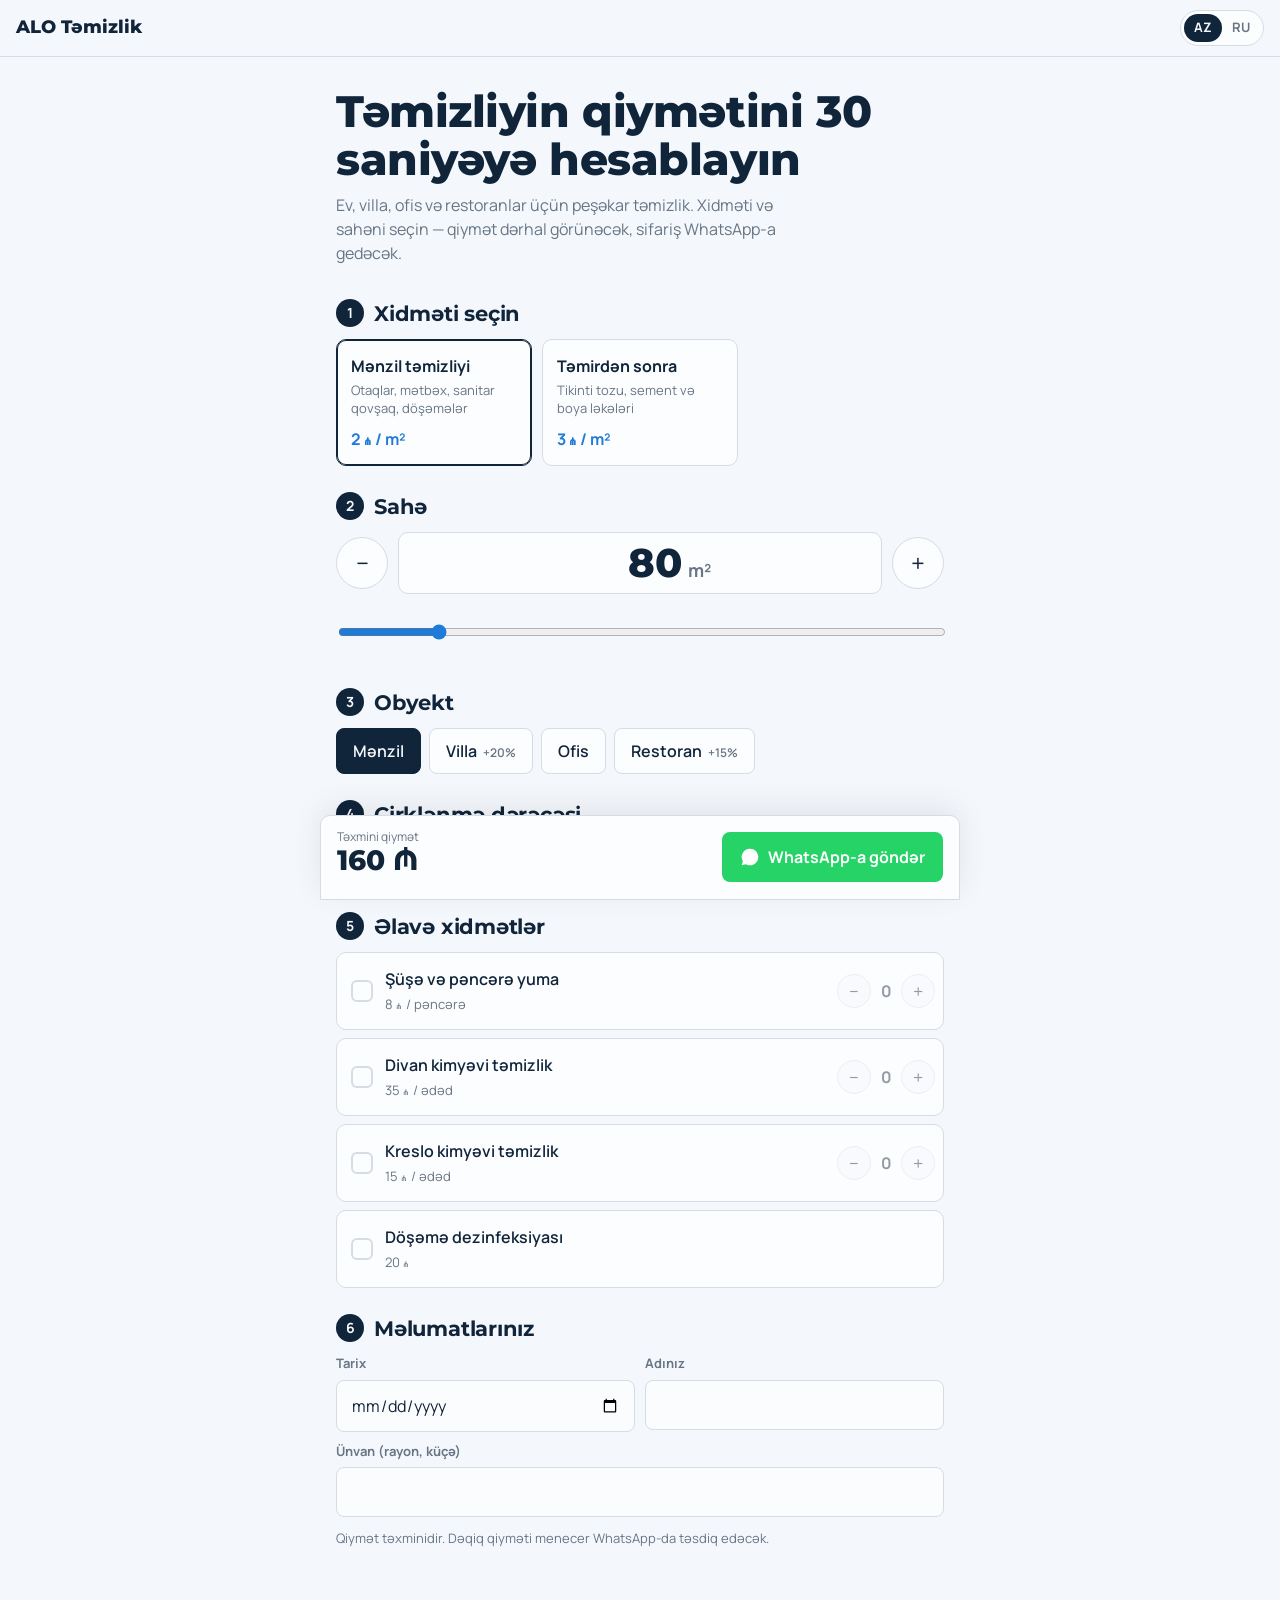
<file: alo/index.html>
<!DOCTYPE html>
<html lang="az">
<head>
  <meta charset="UTF-8">
  <meta name="viewport" content="width=device-width, initial-scale=1.0, viewport-fit=cover">
  <title></title>
  <link rel="manifest" href="manifest.json">
  <meta name="theme-color" content="#F3ECE4">
  <link rel="apple-touch-icon" href="images/icon-192.png">
  <meta name="apple-mobile-web-app-capable" content="yes">
  <link rel="preconnect" href="https://fonts.googleapis.com">
  <link rel="preconnect" href="https://fonts.gstatic.com" crossorigin>
  <link id="font-link" rel="stylesheet" href="">
  <link rel="stylesheet" href="core.css">
  <link rel="stylesheet" href="style.css">
</head>
<body>
  <!-- Шаблон «Калькулятор услуг»: услуга × площадь × коэффициенты + доп. услуги → заявка в WhatsApp -->
  <header class="c-top">
    <div class="c-brand"><img data-company-logo alt=""><span data-company-name></span></div>
    <div class="lang" data-lang-switch></div>
  </header>

  <main class="c-wrap">
    <section class="c-hero">
      <h1 id="c-title"></h1>
      <p id="c-lead"></p>
    </section>

    <section class="c-block">
      <h2><span class="c-n">1</span><span data-i18n="cService"></span></h2>
      <div class="c-services" id="c-services"></div>
    </section>

    <section class="c-block">
      <h2><span class="c-n">2</span><span id="c-area-title"></span></h2>
      <div class="c-area">
        <button type="button" class="c-step" data-area="-5" aria-label="−">−</button>
        <label class="c-area-num"><input id="c-area" type="number" inputmode="numeric" min="1"><span id="c-unit"></span></label>
        <button type="button" class="c-step" data-area="5" aria-label="+">+</button>
      </div>
      <input id="c-range" type="range" min="10" max="300" step="1">
    </section>

    <div id="c-mods"></div>

    <section class="c-block" id="c-extras-block">
      <h2><span class="c-n" id="c-extras-n">4</span><span data-i18n="cExtras"></span></h2>
      <div class="c-extras" id="c-extras"></div>
    </section>

    <section class="c-block">
      <h2><span class="c-n" id="c-details-n">5</span><span data-i18n="cDetails"></span></h2>
      <div class="c-fields">
        <label class="c-field"><span data-i18n="date"></span><input type="date" id="c-date"></label>
        <label class="c-field"><span data-i18n="name"></span><input id="c-name" autocomplete="given-name"></label>
        <label class="c-field c-wide"><span data-i18n="cAddress"></span><input id="c-address" autocomplete="street-address"></label>
      </div>
      <p class="c-note" data-i18n="cNote"></p>
    </section>
  </main>

  <div class="c-bar">
    <div><small data-i18n="total"></small><strong id="c-total"></strong><span class="c-breakdown" id="c-breakdown"></span></div>
    <button type="button" class="btn-wa" id="c-send"><span data-i18n="send"></span></button>
  </div>
  <p class="c-error" id="c-error" role="alert"></p>

  <script src="config.js"></script>
  <script src="core.js"></script>
  <script src="app.js"></script>
</body>
</html>
</file>
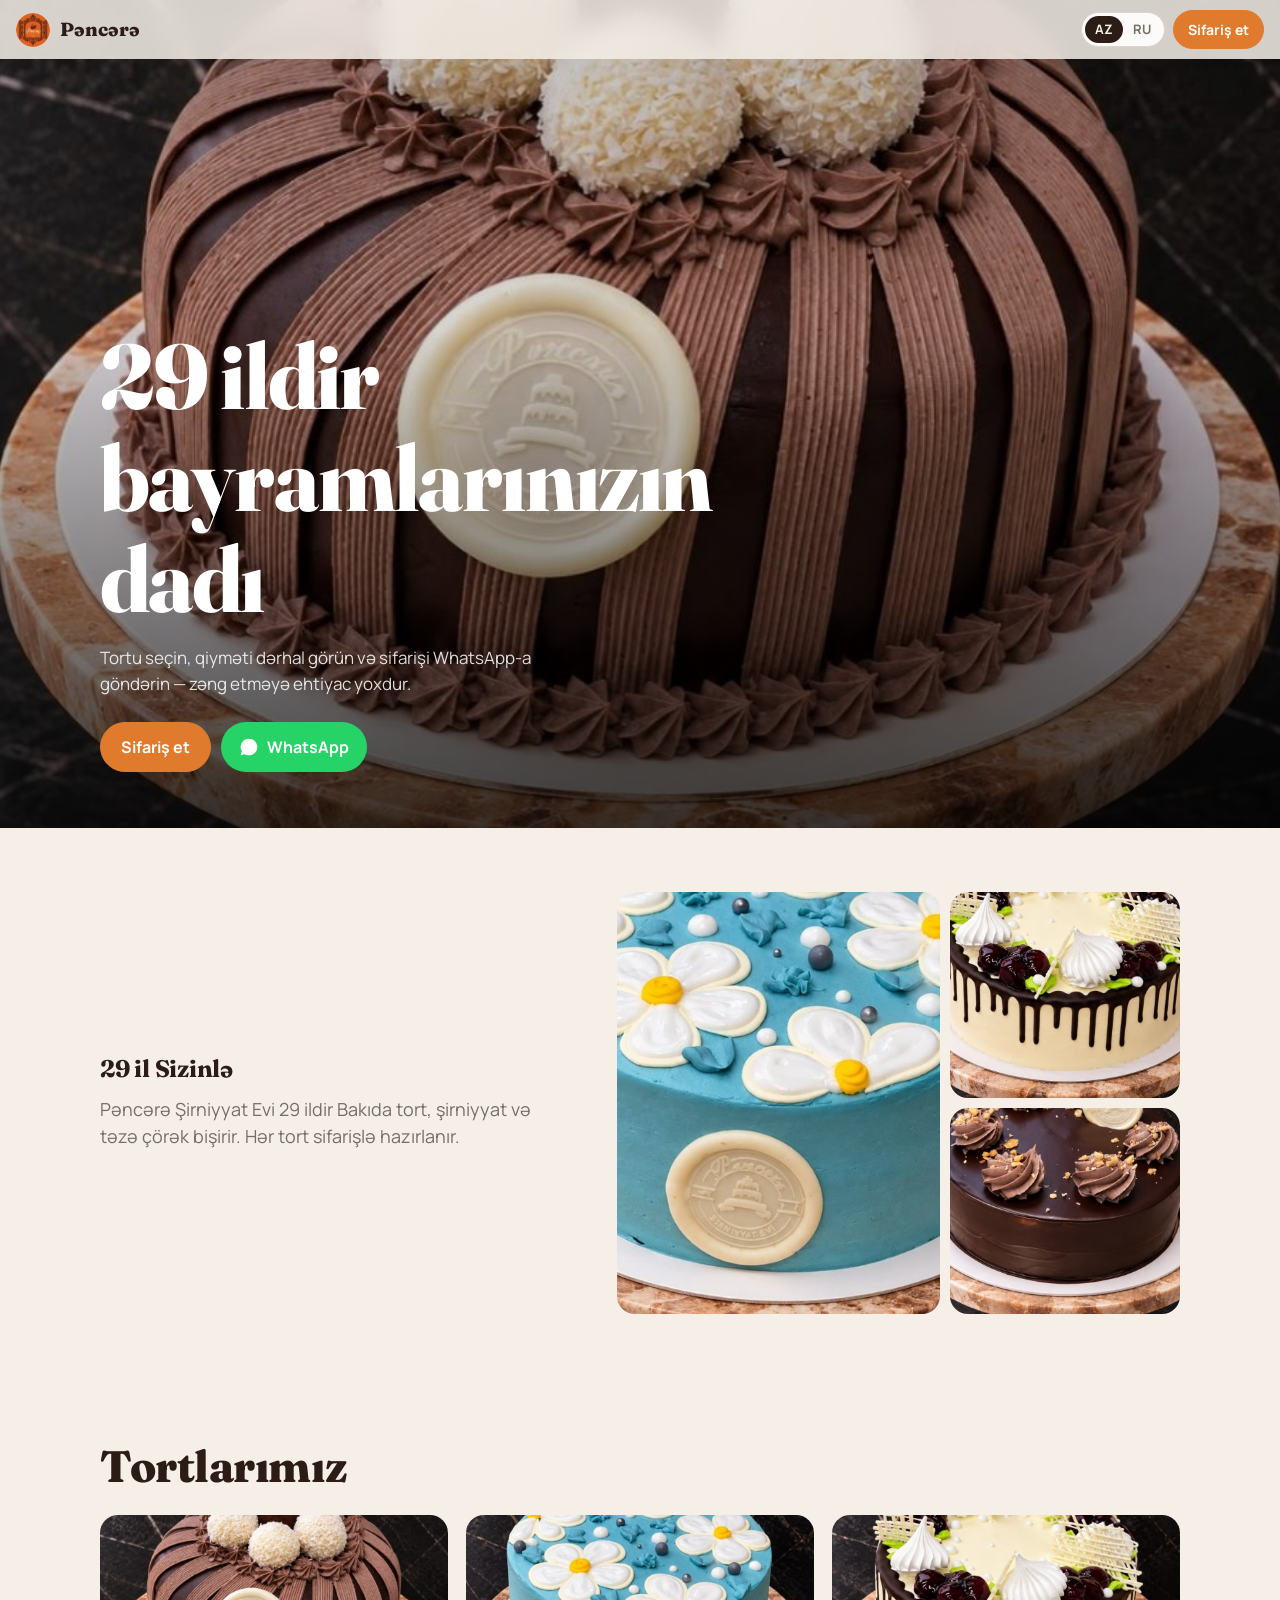
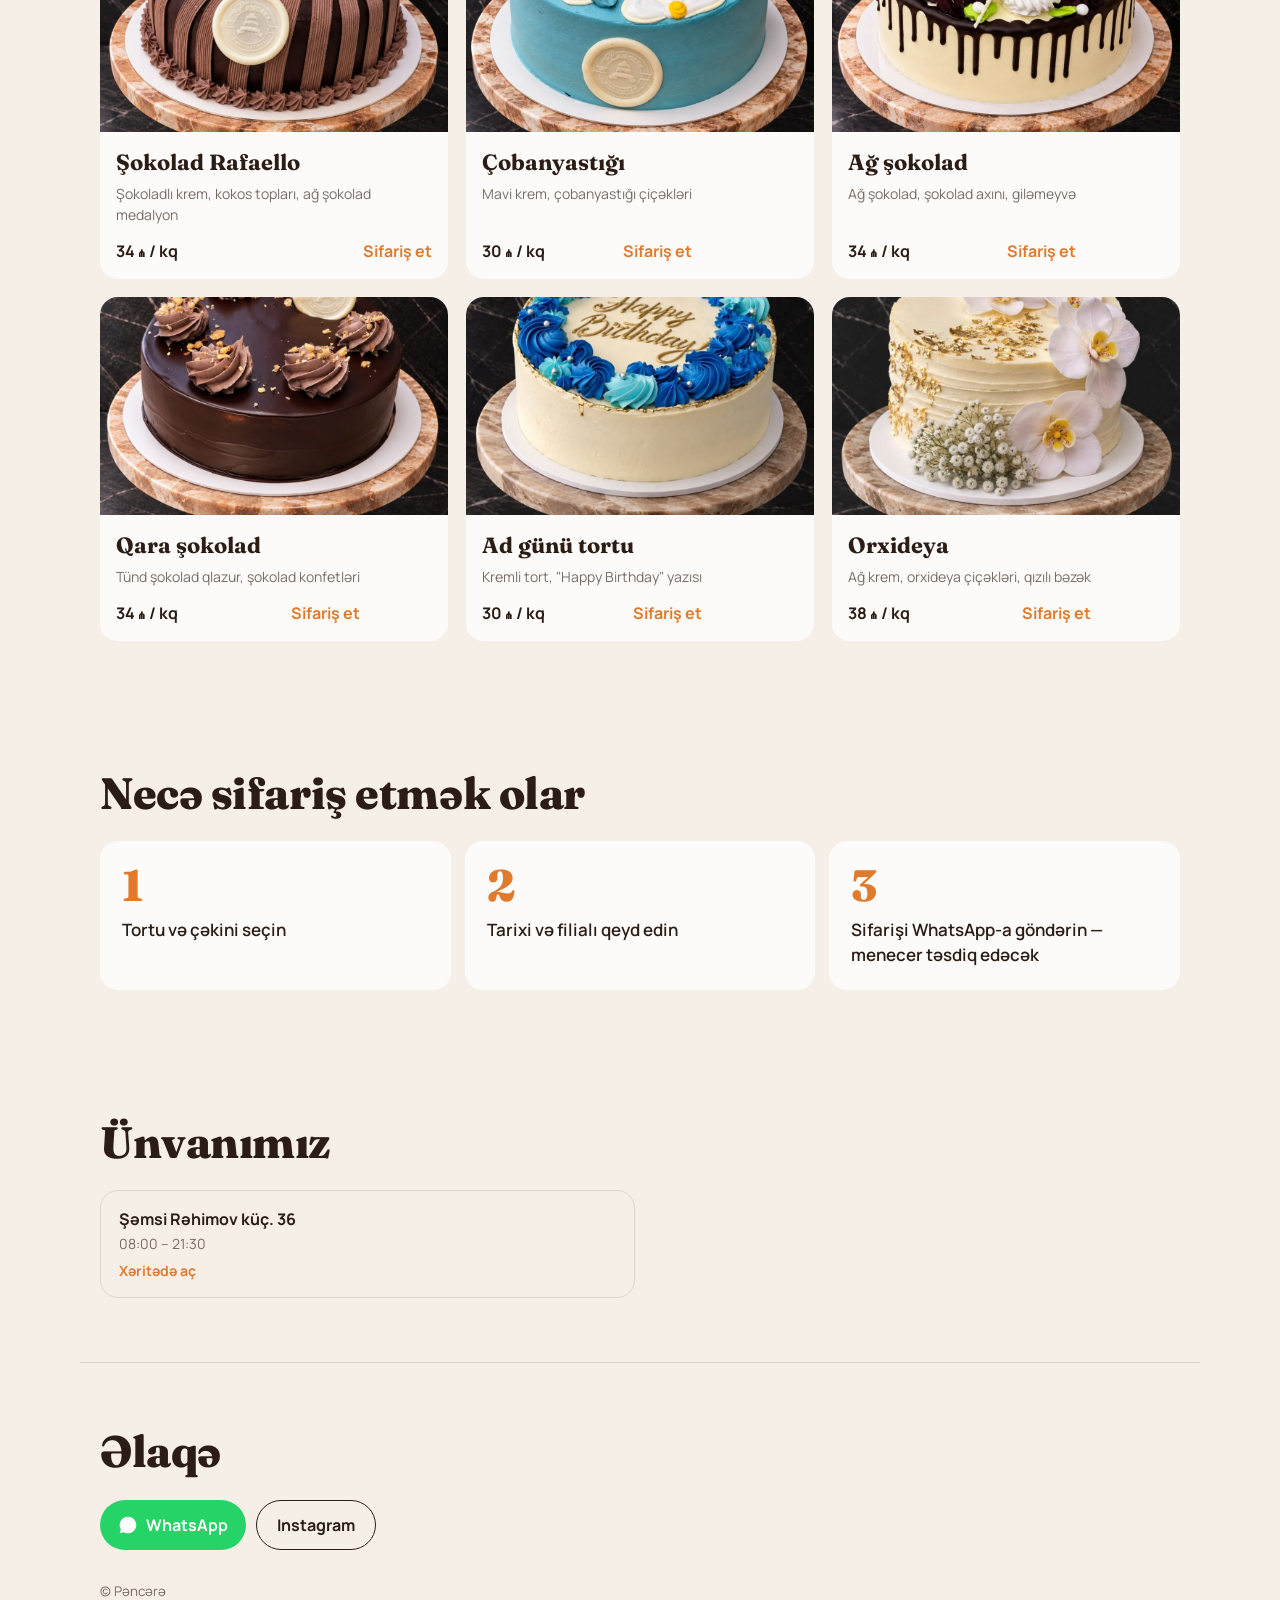
<file: pencere/index.html>
<!DOCTYPE html>
<html lang="az">
<head>
  <meta charset="UTF-8">
  <meta name="viewport" content="width=device-width, initial-scale=1.0, viewport-fit=cover">
  <title></title>
  <link rel="manifest" href="manifest.json">
  <meta name="theme-color" content="#F3ECE4">
  <link rel="apple-touch-icon" href="images/icon-192.png">
  <meta name="apple-mobile-web-app-capable" content="yes">
  <link rel="preconnect" href="https://fonts.googleapis.com">
  <link rel="preconnect" href="https://fonts.gstatic.com" crossorigin>
  <link id="font-link" rel="stylesheet" href="">
  <link rel="stylesheet" href="core.css">
  <link rel="stylesheet" href="style.css">
</head>
<body>
  <!-- Шаблон «Сайт-лендинг»: баннер, о нас, товары, как заказать, филиалы, контакты -->
  <header class="l-nav">
    <div class="l-brand"><img data-company-logo alt=""><span data-company-name></span></div>
    <div class="l-nav-right">
      <div class="lang" data-lang-switch></div>
      <a class="btn accent l-nav-cta" href="#menu" data-i18n="orderBtn"></a>
    </div>
  </header>

  <section class="l-hero" id="hero">
    <div class="l-hero-bg" id="hero-bg"></div>
    <div class="l-hero-in">
      <h1 data-i18n="heroTitle"></h1>
      <p data-i18n="heroText"></p>
      <div class="l-hero-btns">
        <a class="btn accent" href="#menu" data-i18n="orderBtn"></a>
        <a class="btn-wa" id="hero-wa" target="_blank" rel="noopener">WhatsApp</a>
      </div>
    </div>
  </section>

  <section class="l-about">
    <div class="l-about-text">
      <h2 data-i18n="aboutTitle"></h2>
      <p data-i18n="aboutText"></p>
    </div>
    <div class="l-collage" id="collage"></div>
  </section>

  <section class="l-menu" id="menu">
    <h2 data-i18n="menuTitle"></h2>
    <div class="l-grid" id="grid"></div>
  </section>

  <section class="l-how">
    <h2 data-i18n="howTitle"></h2>
    <ol>
      <li><span data-i18n="how1"></span></li>
      <li><span data-i18n="how2"></span></li>
      <li><span data-i18n="how3"></span></li>
    </ol>
  </section>

  <section class="l-branches" id="branches-sec">
    <h2 data-i18n="branchesTitle"></h2>
    <div class="l-branch-list" id="branches"></div>
  </section>

  <footer class="l-foot">
    <h2 data-i18n="contactsTitle"></h2>
    <div class="l-foot-links" id="contacts"></div>
    <small>© <span data-company-name></span></small>
  </footer>

  <script src="config.js"></script>
  <script src="core.js"></script>
  <script src="app.js"></script>
</body>
</html>
</file>
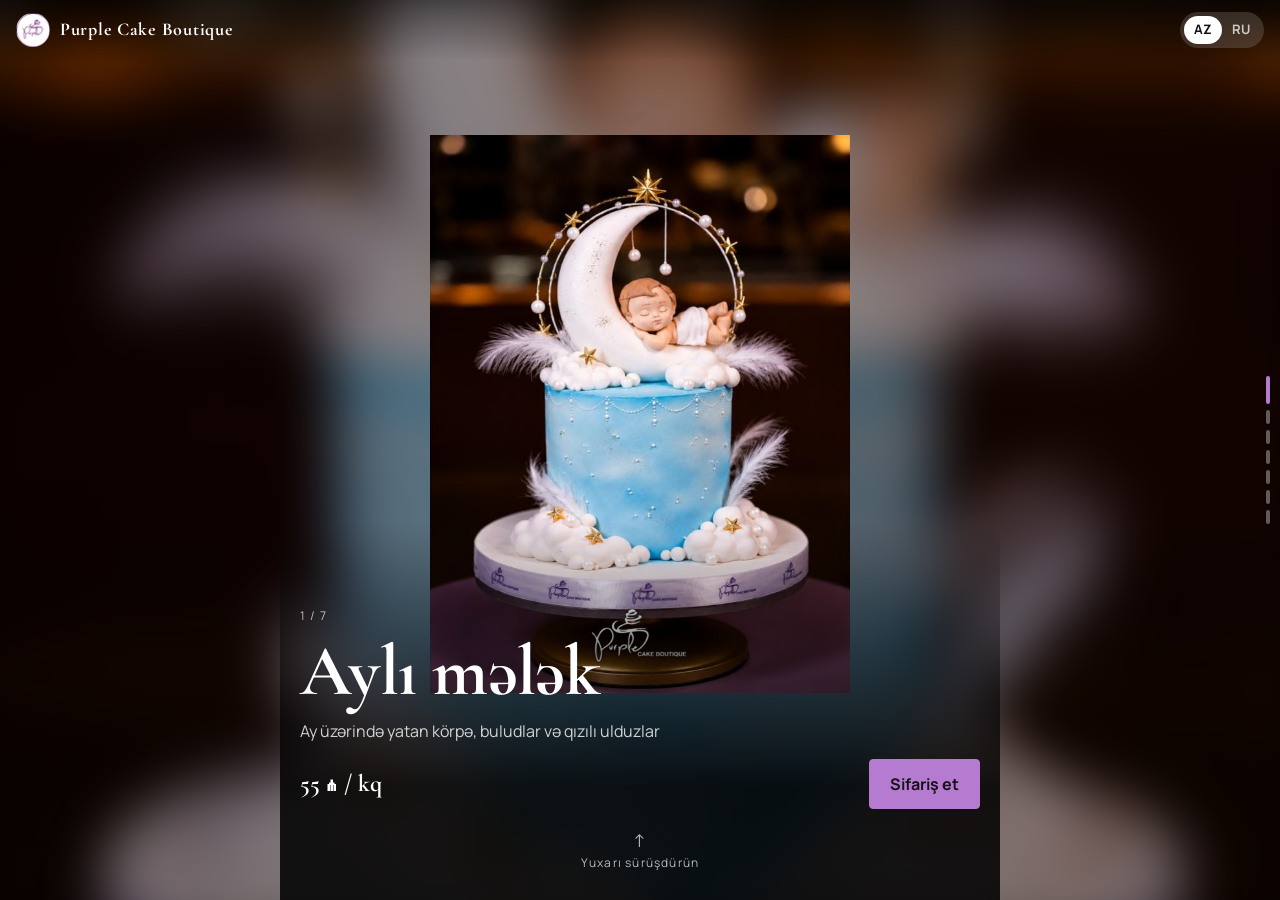
<file: purple/index.html>
<!DOCTYPE html>
<html lang="az">
<head>
  <meta charset="UTF-8">
  <meta name="viewport" content="width=device-width, initial-scale=1.0, viewport-fit=cover">
  <title></title>
  <link rel="manifest" href="manifest.json">
  <meta name="theme-color" content="#F3ECE4">
  <link rel="apple-touch-icon" href="images/icon-192.png">
  <meta name="apple-mobile-web-app-capable" content="yes">
  <link rel="preconnect" href="https://fonts.googleapis.com">
  <link rel="preconnect" href="https://fonts.gstatic.com" crossorigin>
  <link id="font-link" rel="stylesheet" href="">
  <link rel="stylesheet" href="core.css">
  <link rel="stylesheet" href="style.css">
</head>
<body>
  <!-- Шаблон «Сторис»: каждый товар на весь экран, листается вверх как в Instagram -->
  <header class="s-top">
    <div class="s-brand"><img data-company-logo alt=""><span data-company-name></span></div>
    <div class="lang" data-lang-switch></div>
  </header>

  <nav class="s-dots" id="dots" aria-hidden="true"></nav>

  <main class="s-feed" id="feed"></main>

  <script src="config.js"></script>
  <script src="core.js"></script>
  <script src="app.js"></script>
</body>
</html>
</file>
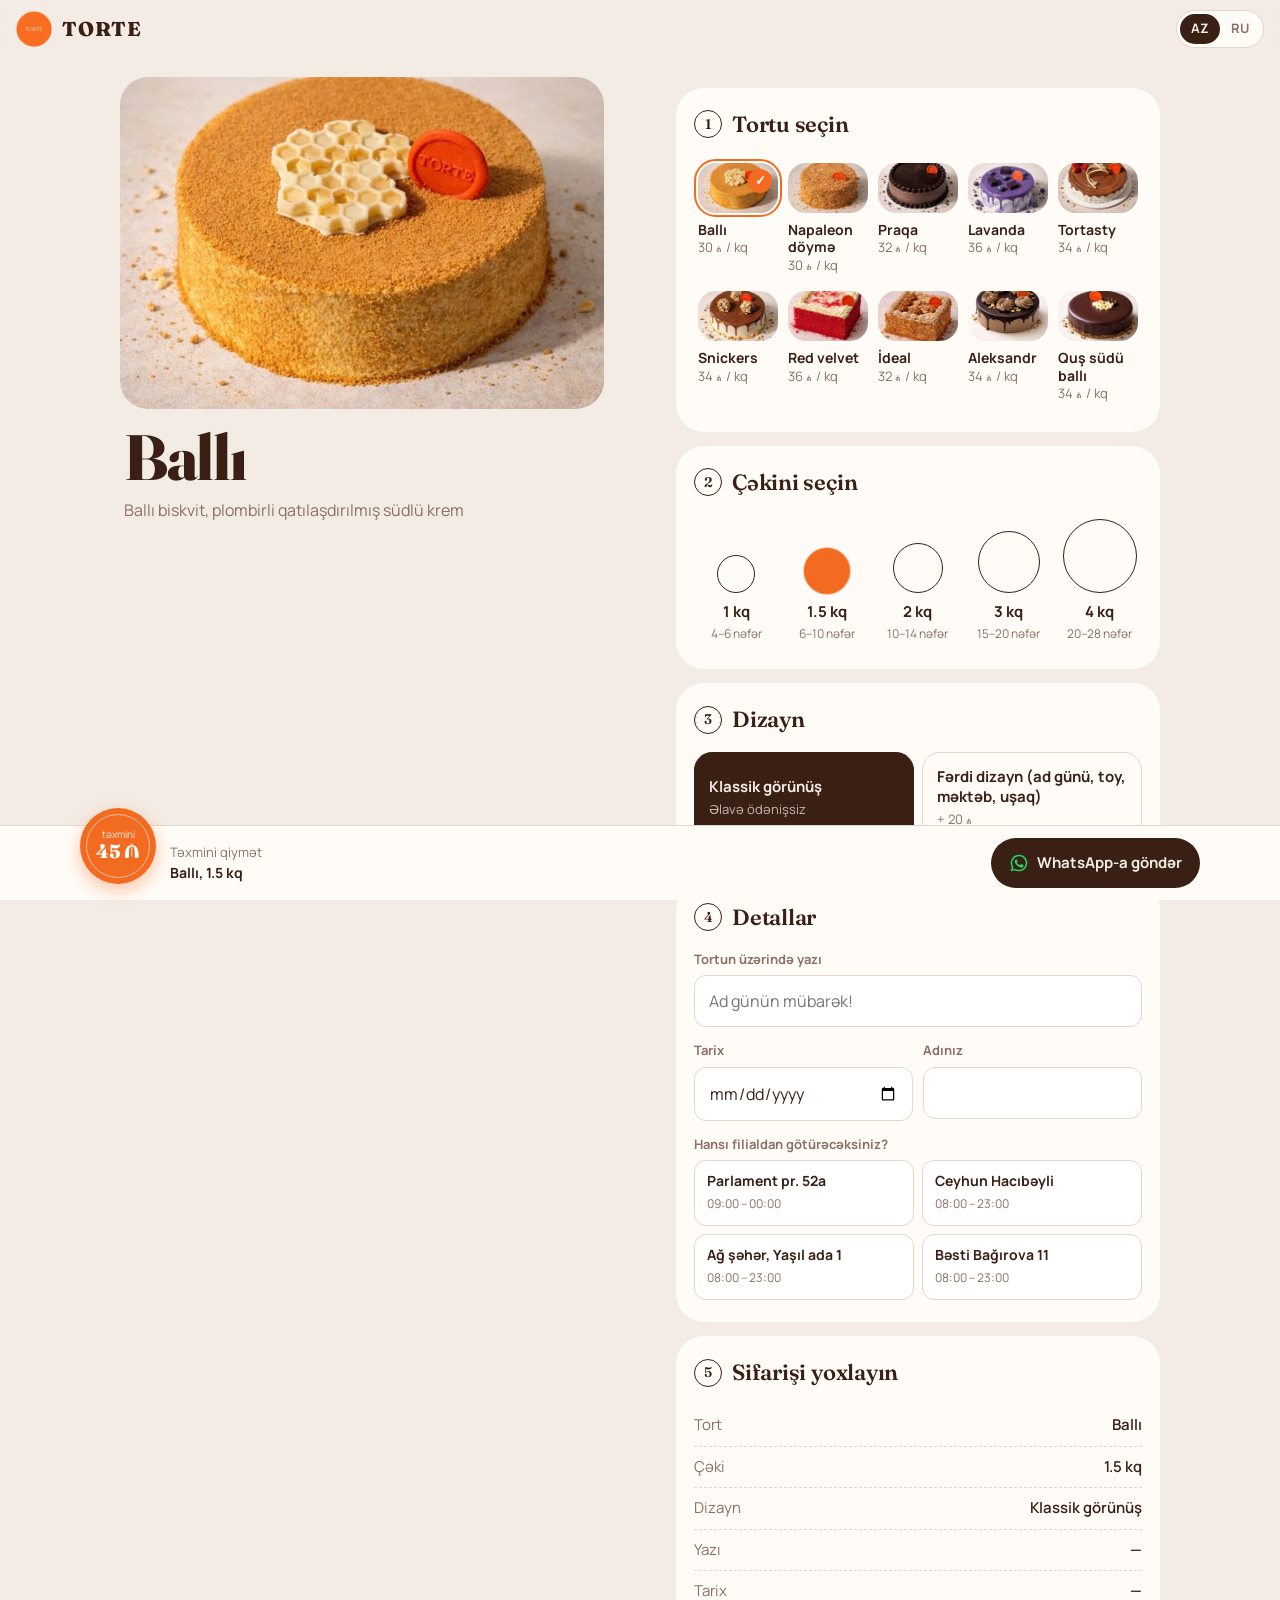
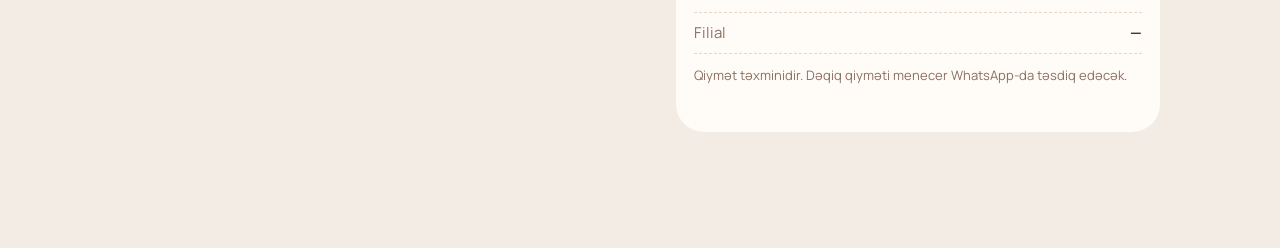
<file: torte/index.html>
<!DOCTYPE html>
<html lang="az">
<head>
  <meta charset="UTF-8">
  <meta name="viewport" content="width=device-width, initial-scale=1.0, viewport-fit=cover">
  <title>Tort sifarişi</title>

  <!-- ===== Для режима «приложения» (PWA) ===== -->
  <link rel="manifest" href="manifest.json">
  <meta name="theme-color" content="#F3ECE4">
  <link rel="apple-touch-icon" href="images/icon-192.png">
  <meta name="apple-mobile-web-app-capable" content="yes">

  <!-- ===== Шрифты: Fraunces (заголовки), Manrope (текст) ===== -->
  <link rel="preconnect" href="https://fonts.googleapis.com">
  <link rel="preconnect" href="https://fonts.gstatic.com" crossorigin>
  <link href="https://fonts.googleapis.com/css2?family=Fraunces:opsz,wght@9..144,600;9..144,800&family=Manrope:wght@400;600;700&display=swap" rel="stylesheet">

  <link rel="stylesheet" href="style.css">
</head>
<body>

  <!-- ===================== ВЕРХНЯЯ ПАНЕЛЬ ===================== -->
  <header class="appbar">
    <img id="logo" src="" alt="">
    <span id="company-name"></span>
    <div id="lang-switch" role="group" aria-label="Language">
      <button data-lang="az">AZ</button>
      <button data-lang="ru">RU</button>
    </div>
  </header>

  <div class="layout">

    <!-- ===================== ВИТРИНА: выбранный торт ===================== -->
    <!-- На телефоне — сверху, на компьютере — слева и не уезжает при прокрутке -->
    <aside class="showcase">
      <figure class="hero">
        <img id="hero-img" src="" alt="">
      </figure>
      <div class="hero-text">
        <h1 id="hero-name"></h1>
        <p id="hero-about"></p>
      </div>
    </aside>

    <!-- ===================== ШАГИ ЗАКАЗА ===================== -->
    <main class="steps">

      <!-- ШАГ 1: торт -->
      <section id="step-cake" class="step">
        <h2><span class="num">1</span><span data-i18n="step1">Tortu seçin</span></h2>
        <!-- app.js выведет сюда 10 тортов (на телефоне листаются вбок) -->
        <div id="cake-list" class="cake-strip"></div>
      </section>

      <!-- ШАГ 2: вес -->
      <section id="step-size" class="step">
        <h2><span class="num">2</span><span data-i18n="step2">Çəkini seçin</span></h2>
        <!-- app.js выведет сюда круги: чем больше вес, тем больше круг -->
        <div id="size-list" class="size-scale"></div>
      </section>

      <!-- ШАГ 3: дизайн -->
      <section id="step-design" class="step">
        <h2><span class="num">3</span><span data-i18n="step3">Dizayn</span></h2>
        <div id="design-list" class="segmented"></div>
      </section>

      <!-- ШАГ 4: детали -->
      <section id="step-details" class="step">
        <h2><span class="num">4</span><span data-i18n="step4">Detallar</span></h2>

        <div class="field">
          <label for="inscription" data-i18n="inscription">Tortun üzərində yazı</label>
          <input type="text" id="inscription" autocomplete="off">
        </div>

        <div class="field-row">
          <div class="field">
            <label for="date" data-i18n="date">Tarix</label>
            <input type="date" id="date">
          </div>
          <div class="field">
            <label for="customer-name" data-i18n="name">Adınız</label>
            <input type="text" id="customer-name" autocomplete="given-name">
          </div>
        </div>

        <div class="field">
          <span class="label" data-i18n="branch">Filial (özün götür)</span>
          <!-- app.js выведет сюда 4 филиала карточками -->
          <div id="branch-list" class="branches" role="radiogroup"></div>
        </div>
      </section>

      <!-- ШАГ 5: проверка заказа -->
      <section id="step-summary" class="step">
        <h2><span class="num">5</span><span data-i18n="step5">Sifariş</span></h2>
        <div id="summary" class="receipt"></div>
        <p class="note" data-i18n="note"></p>
        <p id="error" class="error" role="alert"></p>
      </section>
    </main>
  </div>

  <!-- ===================== НИЖНЯЯ ПАНЕЛЬ: цена-печать и кнопка ===================== -->
  <footer class="orderbar">
    <div class="orderbar-inner">
      <!-- Оранжевая «печать», как медальон TORTE на их тортах -->
      <div class="seal" id="seal" aria-live="polite">
        <small class="seal-label" data-i18n="approx">təxmini</small>
        <span id="total">—</span>
      </div>
      <div class="orderbar-text">
        <span class="note" data-i18n="total">Təxmini qiymət</span>
        <span id="total-line"></span>
      </div>
      <button id="send-btn">
        <svg viewBox="0 0 24 24" aria-hidden="true"><path fill="currentColor" d="M12 2a10 10 0 0 0-8.6 15.1L2 22l5-1.3A10 10 0 1 0 12 2Zm0 18.2a8.2 8.2 0 0 1-4.2-1.1l-.3-.2-3 .8.8-2.9-.2-.3A8.2 8.2 0 1 1 12 20.2Zm4.5-6.1c-.2-.1-1.5-.7-1.7-.8-.2-.1-.4-.1-.6.1l-.8 1c-.1.2-.3.2-.5.1a6.7 6.7 0 0 1-3.3-2.9c-.3-.4.3-.4.7-1.3.1-.2 0-.3 0-.4l-.8-1.8c-.2-.5-.4-.4-.6-.4h-.5a1 1 0 0 0-.7.3 3 3 0 0 0-.9 2.2 5.2 5.2 0 0 0 1.1 2.7 11.8 11.8 0 0 0 4.5 4c1.7.7 2.3.8 3.2.6.5-.1 1.5-.6 1.7-1.2.2-.6.2-1.1.2-1.2-.1-.1-.3-.2-.5-.3Z"/></svg>
        <span data-i18n="send">WhatsApp-a göndər</span>
      </button>
    </div>
  </footer>

  <script src="config.js"></script>
  <script src="app.js"></script>
</body>
</html>
</file>
<file: alo/core.css>
/* =====================================================================
   ОБЩЕЕ ОФОРМЛЕНИЕ  (core.css) — для «Меню», «Сторис», «Лендинга», «Формы»
   Цвета --paper / --ink / --accent приходят из config.js (theme),
   остальные выводятся из них — любая палитра выглядит цельно.
   ===================================================================== */

:root {
  --paper: #F3ECE4; --ink: #3A1F15; --accent: #F26B21;
  --surface: color-mix(in srgb, var(--paper) 25%, #fff);
  --muted:   color-mix(in srgb, var(--ink) 62%, var(--paper));
  --line:    color-mix(in srgb, var(--ink) 13%, var(--paper));
  --on-accent: #fff;
  --serif: "Fraunces", Georgia, serif;
  --sans: "Manrope", -apple-system, "Segoe UI", Roboto, Arial, sans-serif;
  --r: 18px; --r-sm: 12px;
  --bw: 1.5px;                       /* толщина обводок */
}
/* Тёмная палитра: карточки чуть светлее фона */
body.skin-night { --surface: color-mix(in srgb, var(--paper) 90%, #fff); --line: color-mix(in srgb, var(--ink) 18%, var(--paper)); --on-accent: var(--paper); --r: 6px; --r-sm: 4px; }
body.skin-pop { --surface: #fff; --line: var(--ink); --bw: 2.5px; --on-accent: var(--ink); }
body.skin-minimal { --r: 10px; --r-sm: 8px; --on-accent: var(--paper); }

* { box-sizing: border-box; }
html { -webkit-text-size-adjust: 100%; scroll-behavior: smooth; }
body { margin: 0; background: var(--paper); color: var(--ink); font: 16px/1.5 var(--sans); }
body.sheet-open { overflow: hidden; }
button { font: inherit; color: inherit; cursor: pointer; }
img { display: block; max-width: 100%; }
[hidden] { display: none !important; }
:focus-visible { outline: 3px solid var(--accent); outline-offset: 2px; }
h1, h2, h3 { font-family: var(--serif); line-height: 1.1; margin: 0; letter-spacing: -.01em; }

/* ---------- кнопки ---------- */
.btn {
  display: inline-flex; align-items: center; justify-content: center; gap: 8px;
  border: var(--bw) solid var(--ink); background: var(--ink); color: var(--paper);
  border-radius: 999px; padding: 12px 20px; font-weight: 700; text-decoration: none;
}
.btn.accent { background: var(--accent); border-color: var(--accent); color: var(--on-accent); }
.btn.ghost { background: transparent; color: var(--ink); }
.skin-pop .btn { box-shadow: 4px 4px 0 var(--ink); border-color: var(--ink); }
.skin-night .btn, .skin-minimal .btn { border-radius: var(--r-sm); }

.btn-wa {
  display: inline-flex; align-items: center; gap: 8px;
  border: 0; border-radius: 999px; background: #25D366; color: #fff;
  padding: 13px 18px; font-weight: 700;
}
.btn-wa::before {
  content: ""; width: 20px; height: 20px; flex: none;
  background: currentColor;
  -webkit-mask: url("data:image/svg+xml,%3Csvg xmlns='http://www.w3.org/2000/svg' viewBox='0 0 24 24'%3E%3Cpath d='M12 2a10 10 0 0 0-8.6 15.1L2 22l5-1.3A10 10 0 1 0 12 2Zm4.5 12.1c-.2-.1-1.5-.7-1.7-.8-.2-.1-.4-.1-.6.1l-.8 1c-.1.2-.3.2-.5.1a6.7 6.7 0 0 1-3.3-2.9c-.3-.4.3-.4.7-1.3.1-.2 0-.3 0-.4l-.8-1.8c-.2-.5-.4-.4-.6-.4h-.5a1 1 0 0 0-.7.3 3 3 0 0 0-.9 2.2 5.2 5.2 0 0 0 1.1 2.7 11.8 11.8 0 0 0 4.5 4c1.7.7 2.3.8 3.2.6.5-.1 1.5-.6 1.7-1.2.2-.6.2-1.1.2-1.2-.1-.1-.3-.2-.5-.3Z'/%3E%3C/svg%3E") center / contain no-repeat;
          mask: url("data:image/svg+xml,%3Csvg xmlns='http://www.w3.org/2000/svg' viewBox='0 0 24 24'%3E%3Cpath d='M12 2a10 10 0 0 0-8.6 15.1L2 22l5-1.3A10 10 0 1 0 12 2Zm4.5 12.1c-.2-.1-1.5-.7-1.7-.8-.2-.1-.4-.1-.6.1l-.8 1c-.1.2-.3.2-.5.1a6.7 6.7 0 0 1-3.3-2.9c-.3-.4.3-.4.7-1.3.1-.2 0-.3 0-.4l-.8-1.8c-.2-.5-.4-.4-.6-.4h-.5a1 1 0 0 0-.7.3 3 3 0 0 0-.9 2.2 5.2 5.2 0 0 0 1.1 2.7 11.8 11.8 0 0 0 4.5 4c1.7.7 2.3.8 3.2.6.5-.1 1.5-.6 1.7-1.2.2-.6.2-1.1.2-1.2-.1-.1-.3-.2-.5-.3Z'/%3E%3C/svg%3E") center / contain no-repeat;
}
.skin-pop .btn-wa { border: var(--bw) solid var(--ink); box-shadow: 4px 4px 0 var(--ink); }
.skin-night .btn-wa, .skin-minimal .btn-wa { border-radius: var(--r-sm); }

/* ---------- переключатель языков ---------- */
.lang { display: flex; background: var(--surface); border: var(--bw) solid var(--line); border-radius: 999px; padding: 3px; }
.lang button { border: 0; background: none; border-radius: 999px; padding: 4px 10px; font-size: 13px; font-weight: 700; color: var(--muted); }
.lang button.active { background: var(--ink); color: var(--paper); }

/* ---------- поля ---------- */
input, select {
  width: 100%; min-height: 48px; padding: 12px 14px;
  border: var(--bw) solid var(--line); border-radius: var(--r-sm);
  background: color-mix(in srgb, var(--paper) 40%, #fff); color: var(--ink); font: inherit;
}
.skin-night input, .skin-night select { background: var(--paper); }
.skin-night input[type="date"] { color-scheme: dark; }
input:focus, select:focus { outline: none; border-color: var(--ink); }

/* ---------- окно заказа ---------- */
.sheet-wrap { position: fixed; inset: 0; z-index: 100; }
.sheet-backdrop { position: absolute; inset: 0; background: rgba(0,0,0,.45); opacity: 0; transition: opacity .25s; }
.sheet {
  position: absolute; left: 0; right: 0; bottom: 0; max-height: 92vh;
  display: flex; flex-direction: column;
  background: var(--surface); color: var(--ink);
  border-radius: 24px 24px 0 0;
  transform: translateY(100%); transition: transform .28s cubic-bezier(.2,.8,.2,1);
  max-width: 560px; margin: 0 auto;
}
.skin-pop .sheet { border: var(--bw) solid var(--ink); border-bottom: 0; }
.skin-night .sheet { background: var(--surface); border-radius: 10px 10px 0 0; }
.sheet-wrap.show .sheet { transform: none; }
.sheet-wrap.show .sheet-backdrop { opacity: 1; }
@media (min-width: 700px) {
  .sheet { bottom: auto; top: 50%; border-radius: 20px; transform: translateY(-40%) scale(.98); opacity: 0; transition: transform .25s, opacity .25s; }
  .sheet-wrap.show .sheet { transform: translateY(-50%); opacity: 1; }
}
.sheet-grip { width: 40px; height: 4px; border-radius: 2px; background: var(--line); margin: 10px auto 0; }
.sheet-close { position: absolute; top: 12px; right: 12px; width: 36px; height: 36px; border-radius: 50%; border: 0; background: color-mix(in srgb, var(--ink) 8%, transparent); font-size: 24px; line-height: 1; }
.sheet-head { display: flex; gap: 14px; align-items: center; padding: 14px 56px 10px 18px; }
.sheet-head img { width: 84px; aspect-ratio: 16/10; object-fit: cover; border-radius: 10px; flex: none; }
.sheet-head h3 { font-size: 22px; }
.sheet-head p { margin: 4px 0 0; color: var(--muted); font-size: 13px; line-height: 1.35; }
.sheet-body { overflow: auto; padding: 4px 18px 8px; }
.sf { margin-top: 14px; }
.sf-row { display: grid; grid-template-columns: 1fr 1fr; gap: 10px; }
.sl { display: block; font-size: 13px; font-weight: 700; color: var(--muted); margin-bottom: 6px; }
.chips { display: flex; flex-wrap: wrap; gap: 8px; }
.chip {
  border: var(--bw) solid var(--line); background: transparent; border-radius: var(--r-sm);
  padding: 8px 12px; text-align: left; line-height: 1.25;
}
.chip b { display: block; font-size: 14px; }
.chip small { display: block; font-size: 12px; color: var(--muted); }
.chip[aria-pressed="true"] { background: var(--ink); border-color: var(--ink); color: var(--paper); }
.chip[aria-pressed="true"] small { color: color-mix(in srgb, var(--paper) 72%, transparent); }
.skin-pop .chip[aria-pressed="true"] { background: var(--accent); color: var(--ink); box-shadow: 3px 3px 0 var(--ink); }
.skin-pop .chip[aria-pressed="true"] small { color: var(--ink); }
.sheet-note { font-size: 12.5px; color: var(--muted); margin: 14px 0 0; }
.sheet-error { color: #C0392B; font-weight: 600; font-size: 14px; margin: 8px 0 0; min-height: 1em; }
.sheet-foot {
  display: flex; align-items: center; justify-content: space-between; gap: 12px;
  padding: 12px 18px calc(14px + env(safe-area-inset-bottom));
  border-top: 1px solid var(--line);
}
.sheet-foot small { display: block; font-size: 12px; color: var(--muted); }
.sheet-foot strong { font-family: var(--serif); font-size: 26px; line-height: 1.1; }

@media (prefers-reduced-motion: reduce) { * { transition: none !important; animation: none !important; scroll-behavior: auto !important; } }
</file>
<file: alo/style.css>
/* Шаблон «Калькулятор услуг» */
body { padding-bottom: 96px; }
.c-top { position: sticky; top: 0; z-index: 5; display: flex; align-items: center; justify-content: space-between;
  padding: 10px 16px; background: color-mix(in srgb, var(--paper) 88%, transparent); backdrop-filter: blur(10px); border-bottom: 1px solid var(--line); }
.c-brand { display: flex; align-items: center; gap: 10px; font-family: var(--serif); font-weight: 800; font-size: 18px; }
.c-brand img { width: 34px; height: 34px; border-radius: 50%; object-fit: cover; }
.c-wrap { max-width: 640px; margin: 0 auto; padding: 0 16px; }

.c-hero { padding: 30px 0 8px; }
.c-hero h1 { font-size: clamp(30px, 8vw, 44px); font-weight: 800; }
.c-hero p { color: var(--muted); margin: 10px 0 0; max-width: 46ch; }

.c-block { margin-top: 26px; }
.c-block h2 { display: flex; align-items: center; gap: 10px; font-size: 21px; margin-bottom: 12px; }
.c-n { flex: none; width: 28px; height: 28px; border-radius: 50%; background: var(--ink); color: var(--paper);
  font: 700 14px/28px var(--sans); text-align: center; }

/* услуги */
.c-services { display: grid; grid-template-columns: repeat(auto-fill, minmax(170px, 1fr)); gap: 10px; }
.c-svc { text-align: left; background: var(--surface); border: var(--bw) solid var(--line); border-radius: var(--r); padding: 14px; display: flex; flex-direction: column; gap: 4px; }
.c-svc b { font-size: 16px; }
.c-svc span { font-size: 13px; color: var(--muted); line-height: 1.35; }
.c-svc em { font-style: normal; font-weight: 700; margin-top: 6px; color: var(--accent); }
.c-svc[aria-pressed="true"] { border-color: var(--ink); box-shadow: inset 0 0 0 1px var(--ink); }
.skin-pop .c-svc[aria-pressed="true"] { background: var(--accent); color: var(--on-accent); }
.skin-pop .c-svc[aria-pressed="true"] em, .skin-pop .c-svc[aria-pressed="true"] span { color: inherit; }

/* площадь */
.c-area { display: flex; align-items: center; gap: 10px; }
.c-step { flex: none; width: 52px; height: 52px; border-radius: 50%; border: var(--bw) solid var(--line); background: var(--surface); font-size: 24px; line-height: 1; }
.c-area-num { flex: 1; display: flex; align-items: baseline; justify-content: center; gap: 6px; background: var(--surface); border: var(--bw) solid var(--line); border-radius: var(--r); padding: 6px 12px; }
.c-area-num input { width: 4.2ch; border: 0; background: none; font: 800 40px/1.1 var(--serif); color: var(--ink); text-align: right; padding: 0; -moz-appearance: textfield; }
.c-area-num input::-webkit-inner-spin-button { -webkit-appearance: none; }
.c-area-num input:focus { outline: none; }
.c-area-num span { font-size: 18px; color: var(--muted); font-weight: 700; }
#c-range { width: 100%; margin-top: 14px; accent-color: var(--accent); height: 28px; }

/* коэффициенты */
.c-chips { display: flex; flex-wrap: wrap; gap: 8px; }
.c-chip { border: var(--bw) solid var(--line); background: var(--surface); border-radius: 999px; padding: 10px 16px; font-weight: 600; display: inline-flex; gap: 6px; align-items: baseline; }
.c-chip small { color: var(--muted); font-weight: 600; font-size: 12px; }
.c-chip[aria-pressed="true"] { background: var(--ink); color: var(--paper); border-color: var(--ink); }
.c-chip[aria-pressed="true"] small { color: inherit; opacity: .7; }
.skin-night .c-chip, .skin-minimal .c-chip { border-radius: var(--r-sm); }

/* доп. услуги */
.c-extras { display: grid; gap: 8px; }
.c-extra { display: flex; align-items: center; gap: 10px; background: var(--surface); border: var(--bw) solid var(--line); border-radius: var(--r); padding: 4px 8px 4px 4px; }
.c-extra.on { border-color: var(--ink); }
.c-ex-name { flex: 1; display: flex; align-items: center; gap: 12px; border: 0; background: none; text-align: left; padding: 10px; }
.c-ex-name b { display: block; font-weight: 600; }
.c-ex-name small { color: var(--muted); font-size: 13px; }
.c-check { flex: none; width: 22px; height: 22px; border-radius: 6px; border: 2px solid var(--line); }
.c-extra.on .c-check { background: var(--accent); border-color: var(--accent);
  background-image: url("data:image/svg+xml,%3Csvg xmlns='http://www.w3.org/2000/svg' viewBox='0 0 24 24'%3E%3Cpath d='M5 12.5l4.5 4.5L19 7.5' fill='none' stroke='white' stroke-width='3' stroke-linecap='round' stroke-linejoin='round'/%3E%3C/svg%3E"); background-size: 16px; background-position: center; background-repeat: no-repeat; }
.c-qty { display: flex; align-items: center; gap: 4px; }
.c-qty button { width: 34px; height: 34px; border-radius: 50%; border: var(--bw) solid var(--line); background: var(--paper); font-size: 18px; line-height: 1; }
.c-qty span { min-width: 2ch; text-align: center; font-weight: 700; }
.c-extra:not(.on) .c-qty { opacity: .45; }

/* данные */
.c-fields { display: grid; grid-template-columns: 1fr 1fr; gap: 10px; }
.c-wide { grid-column: 1 / -1; }
.c-field > span { display: block; font-size: 13px; font-weight: 700; color: var(--muted); margin-bottom: 6px; }
.c-field input { width: 100%; }
.c-note { font-size: 13px; color: var(--muted); margin: 12px 0 0; }
@media (max-width: 420px) { .c-fields { grid-template-columns: 1fr; } }

/* нижняя панель с ценой */
.c-bar { position: fixed; left: 0; right: 0; bottom: 0; z-index: 6; display: flex; align-items: center; justify-content: space-between; gap: 12px;
  padding: 12px 16px calc(12px + env(safe-area-inset-bottom)); background: var(--surface); border-top: 1px solid var(--line); box-shadow: 0 -8px 30px rgba(0,0,0,.08); }
.c-bar small { display: block; font-size: 12px; color: var(--muted); }
.c-bar strong { display: block; font: 800 28px/1.05 var(--serif); }
.c-breakdown { display: block; font-size: 12px; color: var(--muted); min-height: 1em; }
.c-error { position: fixed; left: 16px; right: 16px; bottom: 92px; z-index: 7; margin: 0; text-align: center; color: #fff; background: #C0392B; border-radius: 12px; padding: 0 12px; font-weight: 600; font-size: 14px; }
.c-error:not(:empty) { padding: 10px 12px; }
@media (min-width: 700px) { .c-bar { left: 50%; right: auto; width: 640px; transform: translateX(-50%); border-radius: var(--r) var(--r) 0 0; border: 1px solid var(--line); } }
#c-range { border: 0; padding: 0; background: none; }
</file>
<file: pencere/core.css>
/* =====================================================================
   ОБЩЕЕ ОФОРМЛЕНИЕ  (core.css) — для «Меню», «Сторис», «Лендинга», «Формы»
   Цвета --paper / --ink / --accent приходят из config.js (theme),
   остальные выводятся из них — любая палитра выглядит цельно.
   ===================================================================== */

:root {
  --paper: #F3ECE4; --ink: #3A1F15; --accent: #F26B21;
  --surface: color-mix(in srgb, var(--paper) 25%, #fff);
  --muted:   color-mix(in srgb, var(--ink) 62%, var(--paper));
  --line:    color-mix(in srgb, var(--ink) 13%, var(--paper));
  --on-accent: #fff;
  --serif: "Fraunces", Georgia, serif;
  --sans: "Manrope", -apple-system, "Segoe UI", Roboto, Arial, sans-serif;
  --r: 18px; --r-sm: 12px;
  --bw: 1.5px;                       /* толщина обводок */
}
/* Тёмная палитра: карточки чуть светлее фона */
body.skin-night { --surface: color-mix(in srgb, var(--paper) 90%, #fff); --line: color-mix(in srgb, var(--ink) 18%, var(--paper)); --on-accent: var(--paper); --r: 6px; --r-sm: 4px; }
body.skin-pop { --surface: #fff; --line: var(--ink); --bw: 2.5px; --on-accent: var(--ink); }
body.skin-minimal { --r: 10px; --r-sm: 8px; --on-accent: var(--paper); }

* { box-sizing: border-box; }
html { -webkit-text-size-adjust: 100%; scroll-behavior: smooth; }
body { margin: 0; background: var(--paper); color: var(--ink); font: 16px/1.5 var(--sans); }
body.sheet-open { overflow: hidden; }
button { font: inherit; color: inherit; cursor: pointer; }
img { display: block; max-width: 100%; }
[hidden] { display: none !important; }
:focus-visible { outline: 3px solid var(--accent); outline-offset: 2px; }
h1, h2, h3 { font-family: var(--serif); line-height: 1.1; margin: 0; letter-spacing: -.01em; }

/* ---------- кнопки ---------- */
.btn {
  display: inline-flex; align-items: center; justify-content: center; gap: 8px;
  border: var(--bw) solid var(--ink); background: var(--ink); color: var(--paper);
  border-radius: 999px; padding: 12px 20px; font-weight: 700; text-decoration: none;
}
.btn.accent { background: var(--accent); border-color: var(--accent); color: var(--on-accent); }
.btn.ghost { background: transparent; color: var(--ink); }
.skin-pop .btn { box-shadow: 4px 4px 0 var(--ink); border-color: var(--ink); }
.skin-night .btn, .skin-minimal .btn { border-radius: var(--r-sm); }

.btn-wa {
  display: inline-flex; align-items: center; gap: 8px;
  border: 0; border-radius: 999px; background: #25D366; color: #fff;
  padding: 13px 18px; font-weight: 700;
}
.btn-wa::before {
  content: ""; width: 20px; height: 20px; flex: none;
  background: currentColor;
  -webkit-mask: url("data:image/svg+xml,%3Csvg xmlns='http://www.w3.org/2000/svg' viewBox='0 0 24 24'%3E%3Cpath d='M12 2a10 10 0 0 0-8.6 15.1L2 22l5-1.3A10 10 0 1 0 12 2Zm4.5 12.1c-.2-.1-1.5-.7-1.7-.8-.2-.1-.4-.1-.6.1l-.8 1c-.1.2-.3.2-.5.1a6.7 6.7 0 0 1-3.3-2.9c-.3-.4.3-.4.7-1.3.1-.2 0-.3 0-.4l-.8-1.8c-.2-.5-.4-.4-.6-.4h-.5a1 1 0 0 0-.7.3 3 3 0 0 0-.9 2.2 5.2 5.2 0 0 0 1.1 2.7 11.8 11.8 0 0 0 4.5 4c1.7.7 2.3.8 3.2.6.5-.1 1.5-.6 1.7-1.2.2-.6.2-1.1.2-1.2-.1-.1-.3-.2-.5-.3Z'/%3E%3C/svg%3E") center / contain no-repeat;
          mask: url("data:image/svg+xml,%3Csvg xmlns='http://www.w3.org/2000/svg' viewBox='0 0 24 24'%3E%3Cpath d='M12 2a10 10 0 0 0-8.6 15.1L2 22l5-1.3A10 10 0 1 0 12 2Zm4.5 12.1c-.2-.1-1.5-.7-1.7-.8-.2-.1-.4-.1-.6.1l-.8 1c-.1.2-.3.2-.5.1a6.7 6.7 0 0 1-3.3-2.9c-.3-.4.3-.4.7-1.3.1-.2 0-.3 0-.4l-.8-1.8c-.2-.5-.4-.4-.6-.4h-.5a1 1 0 0 0-.7.3 3 3 0 0 0-.9 2.2 5.2 5.2 0 0 0 1.1 2.7 11.8 11.8 0 0 0 4.5 4c1.7.7 2.3.8 3.2.6.5-.1 1.5-.6 1.7-1.2.2-.6.2-1.1.2-1.2-.1-.1-.3-.2-.5-.3Z'/%3E%3C/svg%3E") center / contain no-repeat;
}
.skin-pop .btn-wa { border: var(--bw) solid var(--ink); box-shadow: 4px 4px 0 var(--ink); }
.skin-night .btn-wa, .skin-minimal .btn-wa { border-radius: var(--r-sm); }

/* ---------- переключатель языков ---------- */
.lang { display: flex; background: var(--surface); border: var(--bw) solid var(--line); border-radius: 999px; padding: 3px; }
.lang button { border: 0; background: none; border-radius: 999px; padding: 4px 10px; font-size: 13px; font-weight: 700; color: var(--muted); }
.lang button.active { background: var(--ink); color: var(--paper); }

/* ---------- поля ---------- */
input, select {
  width: 100%; min-height: 48px; padding: 12px 14px;
  border: var(--bw) solid var(--line); border-radius: var(--r-sm);
  background: color-mix(in srgb, var(--paper) 40%, #fff); color: var(--ink); font: inherit;
}
.skin-night input, .skin-night select { background: var(--paper); }
.skin-night input[type="date"] { color-scheme: dark; }
input:focus, select:focus { outline: none; border-color: var(--ink); }

/* ---------- окно заказа ---------- */
.sheet-wrap { position: fixed; inset: 0; z-index: 100; }
.sheet-backdrop { position: absolute; inset: 0; background: rgba(0,0,0,.45); opacity: 0; transition: opacity .25s; }
.sheet {
  position: absolute; left: 0; right: 0; bottom: 0; max-height: 92vh;
  display: flex; flex-direction: column;
  background: var(--surface); color: var(--ink);
  border-radius: 24px 24px 0 0;
  transform: translateY(100%); transition: transform .28s cubic-bezier(.2,.8,.2,1);
  max-width: 560px; margin: 0 auto;
}
.skin-pop .sheet { border: var(--bw) solid var(--ink); border-bottom: 0; }
.skin-night .sheet { background: var(--surface); border-radius: 10px 10px 0 0; }
.sheet-wrap.show .sheet { transform: none; }
.sheet-wrap.show .sheet-backdrop { opacity: 1; }
@media (min-width: 700px) {
  .sheet { bottom: auto; top: 50%; border-radius: 20px; transform: translateY(-40%) scale(.98); opacity: 0; transition: transform .25s, opacity .25s; }
  .sheet-wrap.show .sheet { transform: translateY(-50%); opacity: 1; }
}
.sheet-grip { width: 40px; height: 4px; border-radius: 2px; background: var(--line); margin: 10px auto 0; }
.sheet-close { position: absolute; top: 12px; right: 12px; width: 36px; height: 36px; border-radius: 50%; border: 0; background: color-mix(in srgb, var(--ink) 8%, transparent); font-size: 24px; line-height: 1; }
.sheet-head { display: flex; gap: 14px; align-items: center; padding: 14px 56px 10px 18px; }
.sheet-head img { width: 84px; aspect-ratio: 16/10; object-fit: cover; border-radius: 10px; flex: none; }
.sheet-head h3 { font-size: 22px; }
.sheet-head p { margin: 4px 0 0; color: var(--muted); font-size: 13px; line-height: 1.35; }
.sheet-body { overflow: auto; padding: 4px 18px 8px; }
.sf { margin-top: 14px; }
.sf-row { display: grid; grid-template-columns: 1fr 1fr; gap: 10px; }
.sl { display: block; font-size: 13px; font-weight: 700; color: var(--muted); margin-bottom: 6px; }
.chips { display: flex; flex-wrap: wrap; gap: 8px; }
.chip {
  border: var(--bw) solid var(--line); background: transparent; border-radius: var(--r-sm);
  padding: 8px 12px; text-align: left; line-height: 1.25;
}
.chip b { display: block; font-size: 14px; }
.chip small { display: block; font-size: 12px; color: var(--muted); }
.chip[aria-pressed="true"] { background: var(--ink); border-color: var(--ink); color: var(--paper); }
.chip[aria-pressed="true"] small { color: color-mix(in srgb, var(--paper) 72%, transparent); }
.skin-pop .chip[aria-pressed="true"] { background: var(--accent); color: var(--ink); box-shadow: 3px 3px 0 var(--ink); }
.skin-pop .chip[aria-pressed="true"] small { color: var(--ink); }
.sheet-note { font-size: 12.5px; color: var(--muted); margin: 14px 0 0; }
.sheet-error { color: #C0392B; font-weight: 600; font-size: 14px; margin: 8px 0 0; min-height: 1em; }
.sheet-foot {
  display: flex; align-items: center; justify-content: space-between; gap: 12px;
  padding: 12px 18px calc(14px + env(safe-area-inset-bottom));
  border-top: 1px solid var(--line);
}
.sheet-foot small { display: block; font-size: 12px; color: var(--muted); }
.sheet-foot strong { font-family: var(--serif); font-size: 26px; line-height: 1.1; }

@media (prefers-reduced-motion: reduce) { * { transition: none !important; animation: none !important; scroll-behavior: auto !important; } }
</file>
<file: pencere/style.css>
/* Шаблон «Сайт-лендинг» */
section, .l-foot { padding: 64px 20px; }
@media (max-width: 700px) { section, .l-foot { padding: 44px 20px; } }
section > h2, .l-foot > h2 { font-size: clamp(28px, 7vw, 44px); font-weight: 800; margin-bottom: 24px; }
.l-about, .l-menu, .l-how, .l-branches, .l-foot { max-width: 1120px; margin: 0 auto; }

/* навигация поверх баннера */
.l-nav {
  position: fixed; top: 0; left: 0; right: 0; z-index: 20;
  display: flex; align-items: center; justify-content: space-between; gap: 10px;
  padding: 10px 16px; padding-top: calc(10px + env(safe-area-inset-top));
  background: color-mix(in srgb, var(--paper) 86%, transparent); backdrop-filter: blur(12px);
}
.l-brand { display: flex; align-items: center; gap: 10px; font-family: var(--serif); font-weight: 800; font-size: 19px; }
.l-brand img { width: 34px; height: 34px; border-radius: 50%; object-fit: cover; }
.l-nav-right { display: flex; align-items: center; gap: 8px; }
.l-nav-cta { padding: 8px 14px; font-size: 14px; }
@media (max-width: 420px) { .l-nav-cta { display: none; } }

/* баннер на весь экран */
.l-hero { position: relative; min-height: 92vh; display: flex; align-items: flex-end; padding: 0; overflow: hidden; color: #fff; }
.l-hero-bg { position: absolute; inset: 0; background-size: cover; background-position: center; transform: scale(1.03); }
.l-hero-bg::after { content: ""; position: absolute; inset: 0; background: linear-gradient(to top, rgba(0,0,0,.78), rgba(0,0,0,.15) 60%, rgba(0,0,0,.25)); }
.l-hero-in { position: relative; max-width: 1120px; width: 100%; margin: 0 auto; padding: 120px 20px 56px; }
.l-hero h1 { color: #fff; font-size: clamp(42px, 11vw, 92px); font-weight: 800; max-width: 12ch; letter-spacing: -.02em; }
.l-hero p { max-width: 46ch; color: rgba(255,255,255,.85); font-size: 17px; margin: 16px 0 26px; }
.l-hero-btns { display: flex; gap: 10px; flex-wrap: wrap; }
.l-hero-btns a { text-decoration: none; }
/* на телефоне (узкий высокий экран) фото не растягиваем на весь экран — иначе видна только часть торта.
   Фото целиком сверху, текст под ним на тёмном фоне. */
@media (max-width: 700px) and (orientation: portrait) {
  .l-hero { min-height: 0; display: block; background: #15100C; }
  .l-hero-bg { position: relative; inset: auto; aspect-ratio: 16 / 11; margin-top: 56px; transform: none; }
  .l-hero-bg::after { background: linear-gradient(to top, #15100C, rgba(21,16,12,0) 45%); }
  .l-hero-in { margin-top: -48px; padding: 0 20px 40px; }
}

/* о нас */
.l-about { display: grid; gap: 28px; align-items: center; }
@media (min-width: 820px) { .l-about { grid-template-columns: 1fr 1.2fr; gap: 48px; } }
.l-about-text h2 { margin-bottom: 14px; }
.l-about-text p { font-size: 18px; color: var(--muted); max-width: 42ch; margin: 0; }
.l-collage { display: grid; grid-template-columns: 1.4fr 1fr; grid-template-rows: 1fr 1fr; gap: 10px; aspect-ratio: 4 / 3; }
.l-collage img { width: 100%; height: 100%; object-fit: cover; border-radius: var(--r); }
.l-collage img:first-child { grid-row: span 2; }
.skin-pop .l-collage img { border: var(--bw) solid var(--ink); }

/* товары: крупные карточки по 2 */
.l-grid { display: grid; gap: 18px; }
@media (min-width: 700px) { .l-grid { grid-template-columns: 1fr 1fr; } }
@media (min-width: 1040px) { .l-grid { grid-template-columns: 1fr 1fr 1fr; } }
.l-card {
  display: flex; flex-direction: column; text-align: left; padding: 0; border: 0;
  background: var(--surface); border-radius: var(--r); overflow: hidden;
}
.skin-pop .l-card { border: var(--bw) solid var(--ink); box-shadow: 5px 5px 0 var(--ink); }
.skin-night .l-card { border: 1px solid var(--line); }
.l-card img { width: 100%; aspect-ratio: 16 / 10; object-fit: cover; }
.l-card-text { display: flex; flex-direction: column; gap: 4px; padding: 14px 16px 16px; flex: 1; }
.l-card-text b { font-family: var(--serif); font-size: 22px; }
.l-card-text small { color: var(--muted); font-size: 14px; }
.l-card-price { display: flex; justify-content: space-between; align-items: baseline; margin-top: auto; padding-top: 10px; font-weight: 700; }
.l-card-price em { font-style: normal; color: var(--accent); }
.skin-pop .l-card-price em { color: var(--ink); }

/* как заказать: настоящая последовательность — нумеруем */
.l-how ol { list-style: none; counter-reset: s; padding: 0; margin: 0; display: grid; gap: 14px; }
@media (min-width: 820px) { .l-how ol { grid-template-columns: repeat(3, 1fr); } }
.l-how li { counter-increment: s; background: var(--surface); border-radius: var(--r); padding: 22px; font-size: 17px; font-weight: 600; }
.skin-pop .l-how li { border: var(--bw) solid var(--ink); }
.l-how li::before { content: counter(s); display: block; font-family: var(--serif); font-size: 44px; font-weight: 800; color: var(--accent); line-height: 1; margin-bottom: 10px; }

/* филиалы */
.l-branch-list { display: grid; gap: 10px; }
@media (min-width: 700px) { .l-branch-list { grid-template-columns: 1fr 1fr; } }
.l-branch { display: grid; gap: 2px; padding: 16px 18px; border: var(--bw) solid var(--line); border-radius: var(--r); text-decoration: none; color: inherit; }
.l-branch span { color: var(--muted); font-size: 14px; }
.l-branch em { font-style: normal; color: var(--accent); font-size: 14px; font-weight: 700; margin-top: 4px; }
.skin-pop .l-branch em { color: var(--ink); text-decoration: underline; }

/* контакты */
.l-foot { border-top: 1px solid var(--line); }
.l-foot-links { display: flex; gap: 10px; flex-wrap: wrap; margin-bottom: 28px; }
.l-foot-links a { text-decoration: none; }
.l-foot small { color: var(--muted); }
</file>
<file: purple/core.css>
/* =====================================================================
   ОБЩЕЕ ОФОРМЛЕНИЕ  (core.css) — для «Меню», «Сторис», «Лендинга», «Формы»
   Цвета --paper / --ink / --accent приходят из config.js (theme),
   остальные выводятся из них — любая палитра выглядит цельно.
   ===================================================================== */

:root {
  --paper: #F3ECE4; --ink: #3A1F15; --accent: #F26B21;
  --surface: color-mix(in srgb, var(--paper) 25%, #fff);
  --muted:   color-mix(in srgb, var(--ink) 62%, var(--paper));
  --line:    color-mix(in srgb, var(--ink) 13%, var(--paper));
  --on-accent: #fff;
  --serif: "Fraunces", Georgia, serif;
  --sans: "Manrope", -apple-system, "Segoe UI", Roboto, Arial, sans-serif;
  --r: 18px; --r-sm: 12px;
  --bw: 1.5px;                       /* толщина обводок */
}
/* Тёмная палитра: карточки чуть светлее фона */
body.skin-night { --surface: color-mix(in srgb, var(--paper) 90%, #fff); --line: color-mix(in srgb, var(--ink) 18%, var(--paper)); --on-accent: var(--paper); --r: 6px; --r-sm: 4px; }
body.skin-pop { --surface: #fff; --line: var(--ink); --bw: 2.5px; --on-accent: var(--ink); }
body.skin-minimal { --r: 10px; --r-sm: 8px; --on-accent: var(--paper); }

* { box-sizing: border-box; }
html { -webkit-text-size-adjust: 100%; scroll-behavior: smooth; }
body { margin: 0; background: var(--paper); color: var(--ink); font: 16px/1.5 var(--sans); }
body.sheet-open { overflow: hidden; }
button { font: inherit; color: inherit; cursor: pointer; }
img { display: block; max-width: 100%; }
[hidden] { display: none !important; }
:focus-visible { outline: 3px solid var(--accent); outline-offset: 2px; }
h1, h2, h3 { font-family: var(--serif); line-height: 1.1; margin: 0; letter-spacing: -.01em; }

/* ---------- кнопки ---------- */
.btn {
  display: inline-flex; align-items: center; justify-content: center; gap: 8px;
  border: var(--bw) solid var(--ink); background: var(--ink); color: var(--paper);
  border-radius: 999px; padding: 12px 20px; font-weight: 700; text-decoration: none;
}
.btn.accent { background: var(--accent); border-color: var(--accent); color: var(--on-accent); }
.btn.ghost { background: transparent; color: var(--ink); }
.skin-pop .btn { box-shadow: 4px 4px 0 var(--ink); border-color: var(--ink); }
.skin-night .btn, .skin-minimal .btn { border-radius: var(--r-sm); }

.btn-wa {
  display: inline-flex; align-items: center; gap: 8px;
  border: 0; border-radius: 999px; background: #25D366; color: #fff;
  padding: 13px 18px; font-weight: 700;
}
.btn-wa::before {
  content: ""; width: 20px; height: 20px; flex: none;
  background: currentColor;
  -webkit-mask: url("data:image/svg+xml,%3Csvg xmlns='http://www.w3.org/2000/svg' viewBox='0 0 24 24'%3E%3Cpath d='M12 2a10 10 0 0 0-8.6 15.1L2 22l5-1.3A10 10 0 1 0 12 2Zm4.5 12.1c-.2-.1-1.5-.7-1.7-.8-.2-.1-.4-.1-.6.1l-.8 1c-.1.2-.3.2-.5.1a6.7 6.7 0 0 1-3.3-2.9c-.3-.4.3-.4.7-1.3.1-.2 0-.3 0-.4l-.8-1.8c-.2-.5-.4-.4-.6-.4h-.5a1 1 0 0 0-.7.3 3 3 0 0 0-.9 2.2 5.2 5.2 0 0 0 1.1 2.7 11.8 11.8 0 0 0 4.5 4c1.7.7 2.3.8 3.2.6.5-.1 1.5-.6 1.7-1.2.2-.6.2-1.1.2-1.2-.1-.1-.3-.2-.5-.3Z'/%3E%3C/svg%3E") center / contain no-repeat;
          mask: url("data:image/svg+xml,%3Csvg xmlns='http://www.w3.org/2000/svg' viewBox='0 0 24 24'%3E%3Cpath d='M12 2a10 10 0 0 0-8.6 15.1L2 22l5-1.3A10 10 0 1 0 12 2Zm4.5 12.1c-.2-.1-1.5-.7-1.7-.8-.2-.1-.4-.1-.6.1l-.8 1c-.1.2-.3.2-.5.1a6.7 6.7 0 0 1-3.3-2.9c-.3-.4.3-.4.7-1.3.1-.2 0-.3 0-.4l-.8-1.8c-.2-.5-.4-.4-.6-.4h-.5a1 1 0 0 0-.7.3 3 3 0 0 0-.9 2.2 5.2 5.2 0 0 0 1.1 2.7 11.8 11.8 0 0 0 4.5 4c1.7.7 2.3.8 3.2.6.5-.1 1.5-.6 1.7-1.2.2-.6.2-1.1.2-1.2-.1-.1-.3-.2-.5-.3Z'/%3E%3C/svg%3E") center / contain no-repeat;
}
.skin-pop .btn-wa { border: var(--bw) solid var(--ink); box-shadow: 4px 4px 0 var(--ink); }
.skin-night .btn-wa, .skin-minimal .btn-wa { border-radius: var(--r-sm); }

/* ---------- переключатель языков ---------- */
.lang { display: flex; background: var(--surface); border: var(--bw) solid var(--line); border-radius: 999px; padding: 3px; }
.lang button { border: 0; background: none; border-radius: 999px; padding: 4px 10px; font-size: 13px; font-weight: 700; color: var(--muted); }
.lang button.active { background: var(--ink); color: var(--paper); }

/* ---------- поля ---------- */
input, select {
  width: 100%; min-height: 48px; padding: 12px 14px;
  border: var(--bw) solid var(--line); border-radius: var(--r-sm);
  background: color-mix(in srgb, var(--paper) 40%, #fff); color: var(--ink); font: inherit;
}
.skin-night input, .skin-night select { background: var(--paper); }
.skin-night input[type="date"] { color-scheme: dark; }
input:focus, select:focus { outline: none; border-color: var(--ink); }

/* ---------- окно заказа ---------- */
.sheet-wrap { position: fixed; inset: 0; z-index: 100; }
.sheet-backdrop { position: absolute; inset: 0; background: rgba(0,0,0,.45); opacity: 0; transition: opacity .25s; }
.sheet {
  position: absolute; left: 0; right: 0; bottom: 0; max-height: 92vh;
  display: flex; flex-direction: column;
  background: var(--surface); color: var(--ink);
  border-radius: 24px 24px 0 0;
  transform: translateY(100%); transition: transform .28s cubic-bezier(.2,.8,.2,1);
  max-width: 560px; margin: 0 auto;
}
.skin-pop .sheet { border: var(--bw) solid var(--ink); border-bottom: 0; }
.skin-night .sheet { background: var(--surface); border-radius: 10px 10px 0 0; }
.sheet-wrap.show .sheet { transform: none; }
.sheet-wrap.show .sheet-backdrop { opacity: 1; }
@media (min-width: 700px) {
  .sheet { bottom: auto; top: 50%; border-radius: 20px; transform: translateY(-40%) scale(.98); opacity: 0; transition: transform .25s, opacity .25s; }
  .sheet-wrap.show .sheet { transform: translateY(-50%); opacity: 1; }
}
.sheet-grip { width: 40px; height: 4px; border-radius: 2px; background: var(--line); margin: 10px auto 0; }
.sheet-close { position: absolute; top: 12px; right: 12px; width: 36px; height: 36px; border-radius: 50%; border: 0; background: color-mix(in srgb, var(--ink) 8%, transparent); font-size: 24px; line-height: 1; }
.sheet-head { display: flex; gap: 14px; align-items: center; padding: 14px 56px 10px 18px; }
.sheet-head img { width: 84px; aspect-ratio: 16/10; object-fit: cover; border-radius: 10px; flex: none; }
.sheet-head h3 { font-size: 22px; }
.sheet-head p { margin: 4px 0 0; color: var(--muted); font-size: 13px; line-height: 1.35; }
.sheet-body { overflow: auto; padding: 4px 18px 8px; }
.sf { margin-top: 14px; }
.sf-row { display: grid; grid-template-columns: 1fr 1fr; gap: 10px; }
.sl { display: block; font-size: 13px; font-weight: 700; color: var(--muted); margin-bottom: 6px; }
.chips { display: flex; flex-wrap: wrap; gap: 8px; }
.chip {
  border: var(--bw) solid var(--line); background: transparent; border-radius: var(--r-sm);
  padding: 8px 12px; text-align: left; line-height: 1.25;
}
.chip b { display: block; font-size: 14px; }
.chip small { display: block; font-size: 12px; color: var(--muted); }
.chip[aria-pressed="true"] { background: var(--ink); border-color: var(--ink); color: var(--paper); }
.chip[aria-pressed="true"] small { color: color-mix(in srgb, var(--paper) 72%, transparent); }
.skin-pop .chip[aria-pressed="true"] { background: var(--accent); color: var(--ink); box-shadow: 3px 3px 0 var(--ink); }
.skin-pop .chip[aria-pressed="true"] small { color: var(--ink); }
.sheet-note { font-size: 12.5px; color: var(--muted); margin: 14px 0 0; }
.sheet-error { color: #C0392B; font-weight: 600; font-size: 14px; margin: 8px 0 0; min-height: 1em; }
.sheet-foot {
  display: flex; align-items: center; justify-content: space-between; gap: 12px;
  padding: 12px 18px calc(14px + env(safe-area-inset-bottom));
  border-top: 1px solid var(--line);
}
.sheet-foot small { display: block; font-size: 12px; color: var(--muted); }
.sheet-foot strong { font-family: var(--serif); font-size: 26px; line-height: 1.1; }

@media (prefers-reduced-motion: reduce) { * { transition: none !important; animation: none !important; scroll-behavior: auto !important; } }
</file>
<file: purple/style.css>
/* Шаблон «Сторис» */
html, body { height: 100%; }
body { overflow: hidden; background: #000; }

.s-top {
  position: fixed; top: 0; left: 0; right: 0; z-index: 10;
  display: flex; align-items: center; justify-content: space-between;
  padding: 12px 16px; padding-top: calc(12px + env(safe-area-inset-top));
  color: #fff;
  background: linear-gradient(to bottom, rgba(0,0,0,.45), transparent);
}
.s-brand { display: flex; align-items: center; gap: 10px; font-family: var(--serif); font-weight: 700; font-size: 18px; letter-spacing: .04em; }
.s-brand img { width: 34px; height: 34px; border-radius: 50%; object-fit: cover; }
.s-top .lang { background: rgba(255,255,255,.15); border-color: transparent; backdrop-filter: blur(8px); }
.s-top .lang button { color: rgba(255,255,255,.75); }
.s-top .lang button.active { background: #fff; color: #111; }

.s-dots { position: fixed; right: 10px; top: 50%; transform: translateY(-50%); z-index: 10; display: flex; flex-direction: column; gap: 6px; }
.s-dots span { width: 4px; height: 14px; border-radius: 2px; background: rgba(255,255,255,.35); transition: height .2s, background .2s; }
.s-dots span.on { height: 28px; background: var(--accent); }

.s-feed { height: 100dvh; overflow-y: auto; scroll-snap-type: y mandatory; scrollbar-width: none; }
.s-feed::-webkit-scrollbar { display: none; }

.s-slide {
  position: relative; height: 100dvh; scroll-snap-align: start; overflow: hidden;
  display: flex; flex-direction: column; justify-content: flex-end;
}
/* Фон — то же фото, размытое: подходит к фото любой формы */
.s-bg { position: absolute; inset: -40px; background-size: cover; background-position: center; filter: blur(28px) brightness(.55) saturate(1.2); }
.s-photo {
  position: absolute; left: 50%; top: 46%; transform: translate(-50%, -50%);
  width: min(100%, 720px); max-height: 62%; object-fit: contain;
}
.s-text {
  position: relative; z-index: 1; color: #fff;
  padding: 80px 20px calc(28px + env(safe-area-inset-bottom));
  background: linear-gradient(to top, rgba(0,0,0,.85) 30%, transparent);
  max-width: 720px; width: 100%; margin: 0 auto;
}
.s-count { font-size: 12px; letter-spacing: .12em; opacity: .7; }
.s-text h2 { font-size: clamp(38px, 11vw, 72px); font-weight: 800; color: #fff; margin: 6px 0 8px; }
.s-text p { margin: 0 0 16px; color: rgba(255,255,255,.8); max-width: 40ch; }
.s-row { display: flex; align-items: center; justify-content: space-between; gap: 12px; }
.s-price { font-family: var(--serif); font-size: 24px; font-weight: 700; }
.s-hint { display: block; text-align: center; margin-top: 18px; font-size: 12px; letter-spacing: .1em; opacity: .7; animation: hint 1.6s ease-in-out infinite; }
.s-hint::before { content: "↑"; display: block; font-size: 18px; }
@keyframes hint { 50% { transform: translateY(-6px); } }
</file>
<file: torte/style.css>
/* =====================================================================
   ОФОРМЛЕНИЕ  (style.css)
   Идея: страница похожа на их фотосессию — бумажный бежевый фон,
   тёмно-коричневые заголовки с засечками и одна оранжевая «печать»
   (как медальон TORTE на каждом торте) — в ней живёт цена.
   Цвета --accent / --ink / --paper app.js берёт из config.js (theme).
   ===================================================================== */

:root {
  --paper:   #F3ECE4;   /* фон, как бумага на их фото */
  --surface: #FFFCF8;   /* карточки шагов */
  --ink:     #3A1F15;   /* тёмно-коричневый текст */
  --muted:   #8B6F62;   /* второстепенный текст */
  --line:    #E5D7CA;   /* тонкие линии */
  --accent:  #F26B21;   /* оранжевая печать */

  --serif: "Fraunces", Georgia, "Times New Roman", serif;
  --sans:  "Manrope", -apple-system, "Segoe UI", Roboto, Arial, sans-serif;

  --r-lg: 28px;         /* большие блоки */
  --r-md: 18px;         /* фото и карточки */
  --r-sm: 12px;         /* поля */
  --bar-h: 92px;        /* высота нижней панели */
}

* { box-sizing: border-box; }
html { -webkit-text-size-adjust: 100%; }

body {
  margin: 0;
  background: var(--paper);
  color: var(--ink);
  font-family: var(--sans);
  font-size: 16px;
  line-height: 1.5;
  padding-bottom: calc(var(--bar-h) + env(safe-area-inset-bottom));
}

button { font: inherit; color: inherit; cursor: pointer; }
:focus-visible { outline: 3px solid var(--accent); outline-offset: 2px; }

/* ---------- Верхняя панель ---------- */
.appbar {
  position: sticky; top: 0; z-index: 20;
  display: flex; align-items: center; gap: 10px;
  padding: 10px 16px;
  padding-top: calc(10px + env(safe-area-inset-top));
  background: color-mix(in srgb, var(--paper) 85%, transparent);
  backdrop-filter: blur(12px);
  -webkit-backdrop-filter: blur(12px);
}
#logo { width: 36px; height: 36px; border-radius: 50%; }
#company-name { font-family: var(--serif); font-weight: 800; font-size: 20px; letter-spacing: .04em; flex: 1; }

#lang-switch { display: flex; background: var(--surface); border-radius: 999px; padding: 3px; border: 1px solid var(--line); }
#lang-switch button {
  border: 0; background: transparent; border-radius: 999px;
  padding: 5px 11px; font-size: 13px; font-weight: 700; color: var(--muted);
}
#lang-switch button.active { background: var(--ink); color: var(--paper); }

/* ---------- Сетка: витрина + шаги ---------- */
.layout { max-width: 1120px; margin: 0 auto; }

@media (min-width: 960px) {
  .layout {
    display: grid;
    grid-template-columns: minmax(0, 1fr) minmax(0, 1fr);
    gap: 40px;
    padding: 8px 24px 0;
  }
  .showcase { position: sticky; top: 72px; align-self: start; }
}

/* ---------- Витрина выбранного торта ---------- */
.showcase { padding: 4px 16px 0; }
.hero {
  margin: 0;
  border-radius: var(--r-lg);
  overflow: hidden;
  background: #E9DFD4;
  aspect-ratio: 16 / 11;
}
.hero img { width: 100%; height: 100%; object-fit: cover; display: block; transition: opacity .25s; }
.hero img.swap { opacity: 0; }

.hero-text { padding: 18px 4px 4px; }
#hero-name {
  font-family: var(--serif);
  font-weight: 800;
  font-size: clamp(40px, 11vw, 64px);
  line-height: .95;
  letter-spacing: -.02em;
  margin: 0 0 10px;
  font-variation-settings: "opsz" 144;
}
#hero-about { margin: 0; color: var(--muted); max-width: 46ch; }

/* ---------- Шаги ---------- */
.steps { padding: 8px 16px 24px; }
.step {
  background: var(--surface);
  border-radius: var(--r-lg);
  padding: 20px 18px 22px;
  margin-top: 14px;
}
.step h2 {
  display: flex; align-items: center; gap: 10px;
  margin: 0 0 16px;
  font-family: var(--serif); font-weight: 600; font-size: 22px; letter-spacing: -.01em;
}
.num {
  flex: none;
  width: 28px; height: 28px; border-radius: 50%;
  display: grid; place-items: center;
  border: 1.5px solid var(--ink);
  font-size: 14px; font-weight: 600;
}

/* ---------- Шаг 1: лента тортов ---------- */
.cake-strip {
  display: grid;
  grid-auto-flow: column;
  grid-auto-columns: 152px;
  gap: 12px;
  overflow-x: auto;
  scroll-snap-type: x mandatory;
  scroll-padding-inline: 18px;             /* карточка «прилипает» с отступом, а не к самому краю */
  margin: 0 -18px; padding: 6px 18px 8px;   /* лента доходит до краёв карточки */
  scrollbar-width: none;
}
.cake-strip::-webkit-scrollbar { display: none; }
@media (min-width: 960px) {
  .cake-strip { grid-auto-flow: row; grid-template-columns: repeat(5, 1fr); grid-auto-columns: auto; gap: 16px 10px; overflow: visible; margin: 0; padding: 6px 4px; }
}

.cake {
  scroll-snap-align: start;
  border: 0; background: none; padding: 0; text-align: left;
  /* фото всегда сверху, даже если название в две строки */
  display: flex; flex-direction: column; justify-content: flex-start; align-self: start;
}
.cake .pic {
  position: relative;
  display: block;
  aspect-ratio: 16 / 10;          /* тот же формат, что у фото: торт виден целиком */
  border-radius: var(--r-md);
  overflow: hidden;
  outline: 2px solid transparent;
  outline-offset: 2px;
  transition: outline-color .15s;
}
.cake img { width: 100%; height: 100%; object-fit: cover; display: block; }
.cake .name { display: block; font-weight: 700; font-size: 14px; margin-top: 8px; line-height: 1.25; }
.cake .kg { display: block; font-size: 13px; color: var(--muted); }
.cake[aria-pressed="true"] .pic { outline-color: var(--accent); }
/* маленькая печать на выбранном торте */
.cake[aria-pressed="true"] .pic::after {
  content: "✓";
  position: absolute; top: 6px; right: 6px;
  width: 24px; height: 24px; border-radius: 50%;
  display: grid; place-items: center;
  background: var(--accent); color: #fff; font-size: 13px; font-weight: 700;
}

/* ---------- Шаг 2: вес — круги растут вместе с тортом ---------- */
.size-scale {
  display: flex; align-items: flex-end; justify-content: space-between; gap: 6px;
}
.size {
  flex: 1;
  display: flex; flex-direction: column; align-items: center; gap: 8px;
  border: 0; background: none; padding: 4px 0;
}
.size .disc {
  border-radius: 50%;
  border: 1.5px solid var(--ink);
  transition: background .15s, border-color .15s, transform .15s;
}
.size b { font-size: 15px; }
.size small { font-size: 12px; color: var(--muted); margin-top: -6px; text-align: center; }
.size[aria-pressed="true"] .disc { background: var(--accent); border-color: var(--accent); transform: scale(1.06); }

/* ---------- Шаг 3: дизайн — переключатель из двух ---------- */
.segmented { display: grid; grid-template-columns: 1fr 1fr; gap: 8px; }
.segmented button {
  border: 1.5px solid var(--line); background: transparent;
  border-radius: var(--r-md);
  padding: 14px; text-align: left;
}
.segmented button b { display: block; font-size: 15px; line-height: 1.3; }
.segmented button small { display: block; color: var(--muted); font-size: 13px; margin-top: 4px; }
.segmented button[aria-pressed="true"] { border-color: var(--ink); background: var(--ink); color: var(--paper); }
.segmented button[aria-pressed="true"] small { color: color-mix(in srgb, var(--paper) 75%, transparent); }

/* ---------- Шаг 4: поля ---------- */
.field { margin-top: 14px; }
.field:first-of-type { margin-top: 0; }
.field-row { display: grid; grid-template-columns: 1fr 1fr; gap: 10px; margin-top: 14px; }
.field-row .field { margin-top: 0; }
label, .label { display: block; font-size: 13px; font-weight: 700; color: var(--muted); margin-bottom: 6px; }
input {
  width: 100%;
  padding: 13px 14px;
  border: 1.5px solid var(--line);
  border-radius: var(--r-sm);
  background: #fff;
  color: var(--ink);
  font: inherit;
  min-height: 50px;
}
input:focus { outline: none; border-color: var(--ink); }

.branches { display: grid; grid-template-columns: 1fr 1fr; gap: 8px; }
.branch {
  border: 1.5px solid var(--line); background: #fff;
  border-radius: var(--r-sm);
  padding: 11px 12px; text-align: left;
}
.branch b { display: block; font-size: 14px; line-height: 1.3; }
.branch small { color: var(--muted); font-size: 12px; }
.branch[aria-checked="true"] { border-color: var(--accent); box-shadow: inset 0 0 0 1px var(--accent); }

/* ---------- Шаг 5: чек ---------- */
.receipt { font-size: 15px; }
.receipt div {
  display: flex; justify-content: space-between; gap: 16px;
  padding: 9px 0;
  border-bottom: 1.5px dashed var(--line);
}
.receipt span:first-child { color: var(--muted); }
.receipt span:last-child { text-align: right; font-weight: 600; }
.note { font-size: 13px; color: var(--muted); margin: 12px 0 0; }
.error { color: #B3261E; font-weight: 600; font-size: 14px; margin: 10px 0 0; min-height: 1em; }

/* ---------- Нижняя панель ---------- */
.orderbar {
  position: fixed; left: 0; right: 0; bottom: 0; z-index: 30;
  background: var(--surface);
  border-top: 1px solid var(--line);
  padding: 12px 16px calc(12px + env(safe-area-inset-bottom));
}
.orderbar-inner {
  max-width: 1120px; margin: 0 auto;
  display: flex; align-items: center; gap: 14px;
}

/* Печать с ценой */
.seal {
  flex: none;
  width: 76px; height: 76px; margin-top: -34px;   /* выступает над панелью */
  border-radius: 50%;
  background: var(--accent);
  color: #fff;
  display: flex; flex-direction: column; align-items: center; justify-content: center;
  box-shadow: 0 6px 18px color-mix(in srgb, var(--accent) 40%, transparent);
  position: relative;
}
.seal::before {          /* внутреннее кольцо, как у сургучной печати */
  content: ""; position: absolute; inset: 6px;
  border-radius: 50%;
  border: 1.5px solid color-mix(in srgb, #fff 55%, transparent);
}
.seal-label { font-size: 10px; line-height: 1; opacity: .85; margin-bottom: 2px; }
#total { line-height: 1.1; }
#total { font-family: var(--serif); font-weight: 800; font-size: 19px; letter-spacing: -.01em; }
.seal.stamp { animation: stamp .35s ease-out; }
@keyframes stamp {
  0%   { transform: scale(1.18) rotate(-8deg); }
  60%  { transform: scale(.96) rotate(2deg); }
  100% { transform: scale(1) rotate(0); }
}

.orderbar-text { flex: 1; min-width: 0; display: flex; flex-direction: column; }
.orderbar-text .note { margin: 0; }
#total-line { font-weight: 700; font-size: 14px; white-space: nowrap; overflow: hidden; text-overflow: ellipsis; }

#send-btn {
  flex: none;
  display: flex; align-items: center; gap: 8px;
  border: 0; border-radius: 999px;
  background: var(--ink); color: var(--paper);
  padding: 14px 18px;
  font-weight: 700; font-size: 15px;
}
#send-btn svg { width: 20px; height: 20px; color: #25D366; }

/* Телефон: подпись уже в печати, кнопка занимает всё оставшееся место */
@media (max-width: 560px) {
  .orderbar-text { display: none; }
  #send-btn { flex: 1; justify-content: center; }
}

/* Кто отключил анимации в системе — без анимаций */
@media (prefers-reduced-motion: reduce) {
  * { transition: none !important; animation: none !important; }
}
</file>
